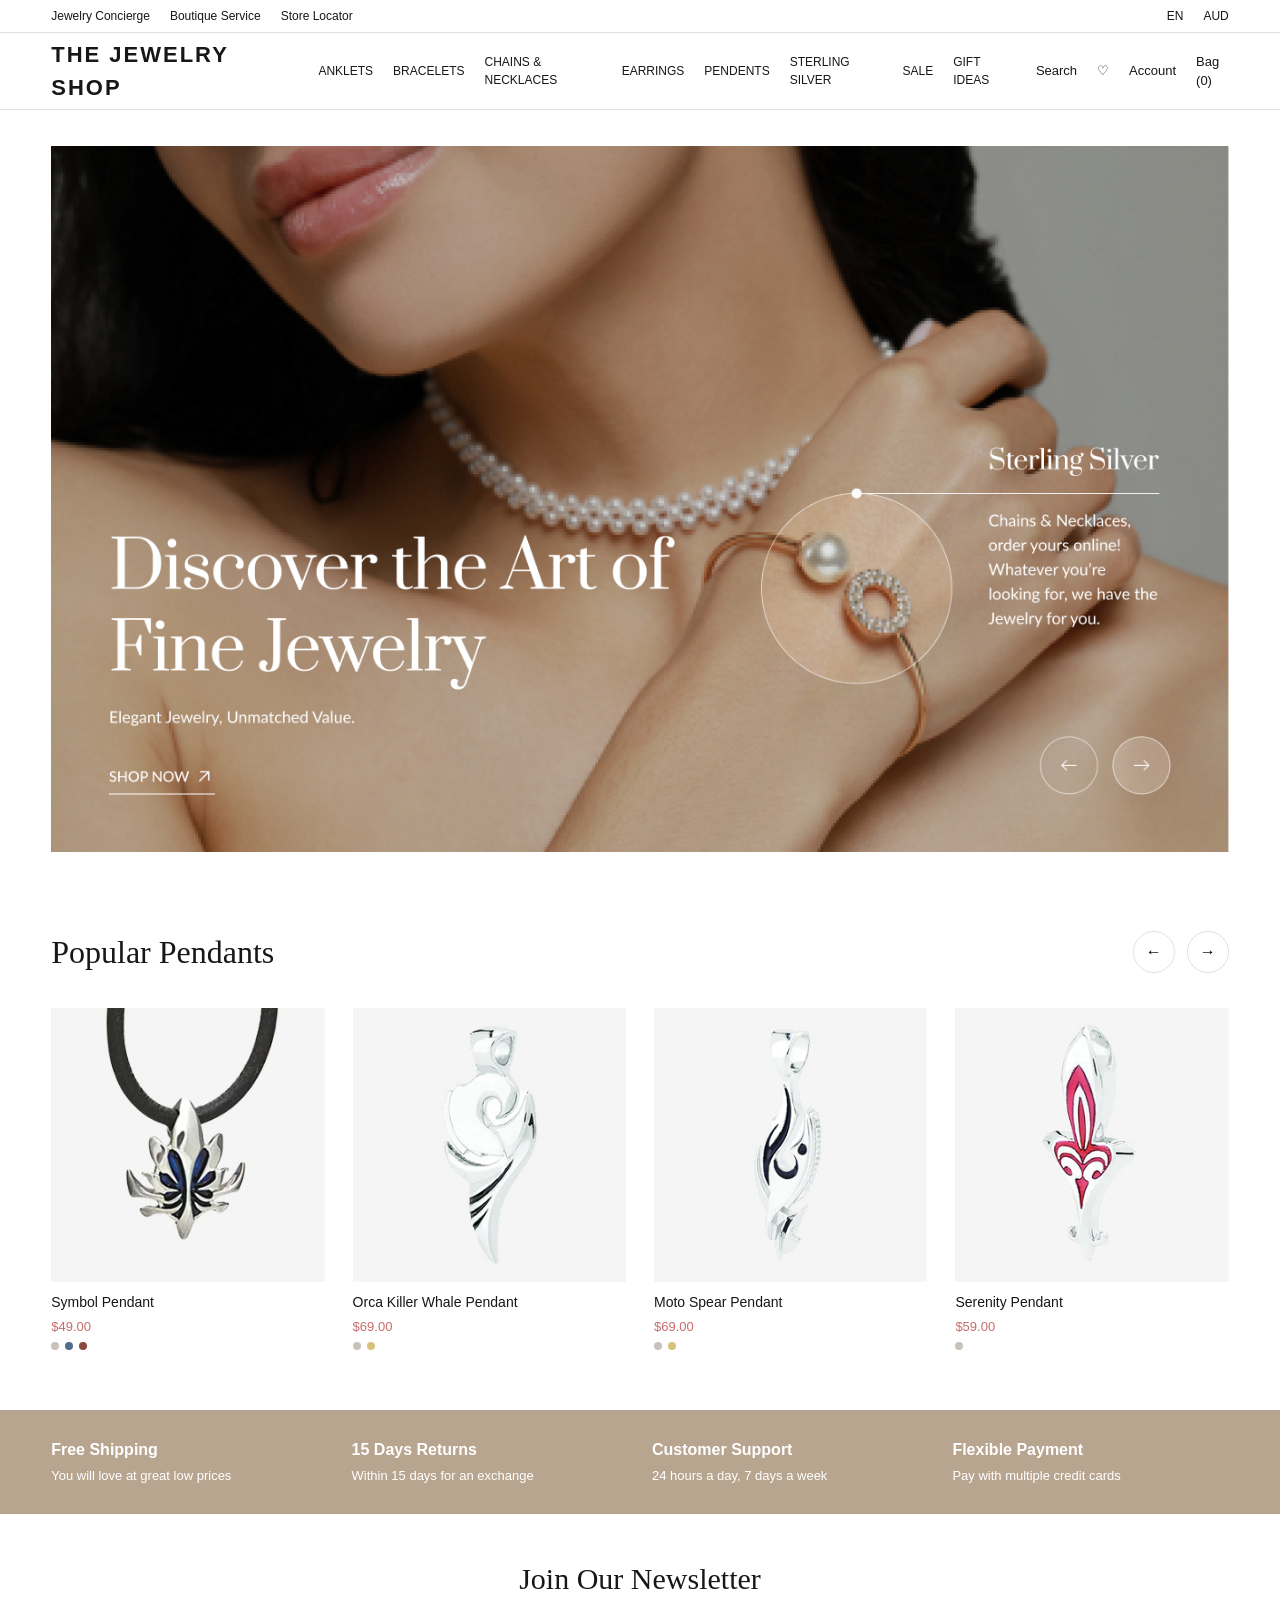
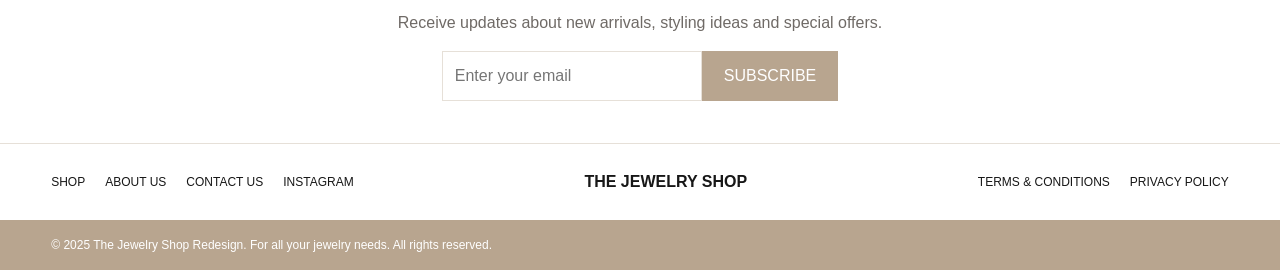
<file: index.html>
<!DOCTYPE html>
<html lang="en">
<head>
  <meta charset="UTF-8" />
  <meta name="viewport" content="width=device-width, initial-scale=1.0" />

  <title>Home | The Jewelry Shop</title>

  <link rel="stylesheet" href="css/base.css" />
  <link rel="stylesheet" href="css/header-footer.css" />
  <link rel="stylesheet" href="css/products.css" />
  <link rel="stylesheet" href="css/cart-checkout.css" />
  <link rel="stylesheet" href="css/responsive.css" />
</head>

<body>
  <header class="site-header">
    <div class="top-bar">
      <div class="container top-bar-inner">
        <div class="utility-links">
          <a href="#">Jewelry Concierge</a>
          <a href="#">Boutique Service</a>
          <a href="#">Store Locator</a>
        </div>

        <div class="locale-links">
          <span>EN</span>
          <span>AUD</span>
        </div>
      </div>
    </div>

    <div class="container header-main">
      <a href="index.html" class="logo">THE JEWELRY SHOP</a>

      <nav class="main-nav">
        <a href="listing.html">ANKLETS</a>
        <a href="listing.html">BRACELETS</a>
        <a href="listing.html">CHAINS & NECKLACES</a>
        <a href="listing.html">EARRINGS</a>
        <a href="listing.html">PENDENTS</a>
        <a href="listing.html">STERLING SILVER</a>
        <a href="listing.html">SALE</a>
        <a href="listing.html">GIFT IDEAS</a>
      </nav>

      <div class="header-icons">
        <a href="#">Search</a>
        <a href="#">♡</a>
        <a href="#">Account</a>
        <a href="cart.html">Bag</a>
      </div>
    </div>
  </header>

  <main>
    <section class="home-hero">
      <div class="container">
        <a href="listing.html">
          <img
            src="images/home-hero.jpg"
            alt="Fine jewelry hero banner"
            style="width: 100%; height: auto; display: block;"
          />
        </a>
      </div>
    </section>

    <section class="popular-products">
      <div class="container">
        <div class="section-title-row">
          <h2>Popular Pendants</h2>

          <div class="small-arrows">
            <button id="popular-prev-btn" type="button">←</button>
            <button id="popular-next-btn" type="button">→</button>
          </div>
        </div>

        <div class="home-product-carousel">
          <div id="popular-products-track" class="home-product-track">
            <article class="simple-product-card home-product-card">
              <a
                class="home-product-link"
                href="product.html?name=Symbol%20Pendant&price=49&image=images/pendant-1.jpg"
              >
                <div class="home-product-image pendant-image-1">
                  <img src="images/pendant-1.jpg" alt="Symbol Pendant" />
                </div>

                <h3>Symbol Pendant</h3>
                <p>$49.00</p>

                <div class="colour-dots">
                  <span></span>
                  <span style="background: #526b8c;"></span>
                  <span style="background: #8b4a3f;"></span>
                </div>
              </a>
            </article>

            <article class="simple-product-card home-product-card">
              <a
                class="home-product-link"
                href="product.html?name=Orca%20Killer%20Whale%20Pendant&price=69&image=images/pendant-2.jpg"
              >
                <div class="home-product-image pendant-image-2">
                  <img src="images/pendant-2.jpg" alt="Orca Killer Whale Pendant" />
                </div>

                <h3>Orca Killer Whale Pendant</h3>
                <p>$69.00</p>

                <div class="colour-dots">
                  <span></span>
                  <span style="background: #d6c27a;"></span>
                </div>
              </a>
            </article>

            <article class="simple-product-card home-product-card">
              <a
                class="home-product-link"
                href="product.html?name=Moto%20Spear%20Pendant&price=69&image=images/pendant-3.jpg"
              >
                <div class="home-product-image pendant-image-3">
                  <img src="images/pendant-3.jpg" alt="Moto Spear Pendant" />
                </div>

                <h3>Moto Spear Pendant</h3>
                <p>$69.00</p>

                <div class="colour-dots">
                  <span></span>
                  <span style="background: #d6c27a;"></span>
                </div>
              </a>
            </article>

            <article class="simple-product-card home-product-card">
              <a
                class="home-product-link"
                href="product.html?name=Serenity%20Pendant&price=59&image=images/pendant-4.jpg"
              >
                <div class="home-product-image pendant-image-4">
                  <img src="images/pendant-4.jpg" alt="Serenity Pendant" />
                </div>

                <h3>Serenity Pendant</h3>
                <p>$59.00</p>

                <div class="colour-dots">
                  <span></span>
                </div>
              </a>
            </article>

            <article class="simple-product-card home-product-card">
              <a
                class="home-product-link"
                href="product.html?name=Brown%20Woven%20Leather%20Charm%20Bracelet&price=15&image=images/listing-5.jpg"
              >
                <div class="home-product-image pendant-image-5">
                  <img src="images/listing-5.jpg" alt="Brown Woven Leather Charm Bracelet" />
                </div>

                <h3>Brown Woven Leather Charm Bracelet</h3>
                <p>$15.00</p>

                <div class="colour-dots">
                  <span></span>
                  <span style="background: #8b4a3f;"></span>
                </div>
              </a>
            </article>

            <article class="simple-product-card home-product-card">
              <a
                class="home-product-link"
                href="product.html?name=Figaro%20Diamond%20Cut%20Bracelet%203%2B1%20Link&price=45&image=images/listing-6.jpg"
              >
                <div class="home-product-image pendant-image-6">
                  <img src="images/listing-6.jpg" alt="Figaro Diamond Cut Bracelet 3+1 Link" />
                </div>

                <h3>Figaro Diamond Cut Bracelet 3+1 Link</h3>
                <p>$45.00</p>

                <div class="colour-dots">
                  <span></span>
                </div>
              </a>
            </article>
          </div>
        </div>
      </div>
    </section>
  </main>

  <section class="service-strip">
    <div class="container service-grid">
      <div>
        <strong>Free Shipping</strong>
        <span>You will love at great low prices</span>
      </div>

      <div>
        <strong>15 Days Returns</strong>
        <span>Within 15 days for an exchange</span>
      </div>

      <div>
        <strong>Customer Support</strong>
        <span>24 hours a day, 7 days a week</span>
      </div>

      <div>
        <strong>Flexible Payment</strong>
        <span>Pay with multiple credit cards</span>
      </div>
    </div>
  </section>

  <section class="newsletter-section">
    <div class="container newsletter-inner">
      <div></div>

      <div class="newsletter-copy">
        <h2>Join Our Newsletter</h2>
        <p>Receive updates about new arrivals, styling ideas and special offers.</p>

        <form class="newsletter-form">
          <input type="email" placeholder="Enter your email" />
          <button type="submit">SUBSCRIBE</button>
        </form>
      </div>

      <div></div>
    </div>
  </section>

  <footer class="site-footer">
    <div class="container footer-inner">
      <nav class="footer-links">
        <a href="listing.html">SHOP</a>
        <a href="#">ABOUT US</a>
        <a href="#">CONTACT US</a>
        <a href="#">INSTAGRAM</a>
      </nav>

      <strong>THE JEWELRY SHOP</strong>

      <nav class="footer-links">
        <a href="#">TERMS & CONDITIONS</a>
        <a href="#">PRIVACY POLICY</a>
      </nav>
    </div>

    <div class="footer-bottom">
      <div class="container">
        <p>
          © 2025 The Jewelry Shop Redesign. For all your jewelry needs.
          All rights reserved.
        </p>
      </div>
    </div>
  </footer>

  <script src="js/storage.js"></script>
  <script src="js/home.js"></script>
  <script src="js/product.js"></script>
  <script src="js/cart.js"></script>
  <script src="js/checkout.js"></script>
  <script src="js/main.js"></script>
</body>
</html>
</file>
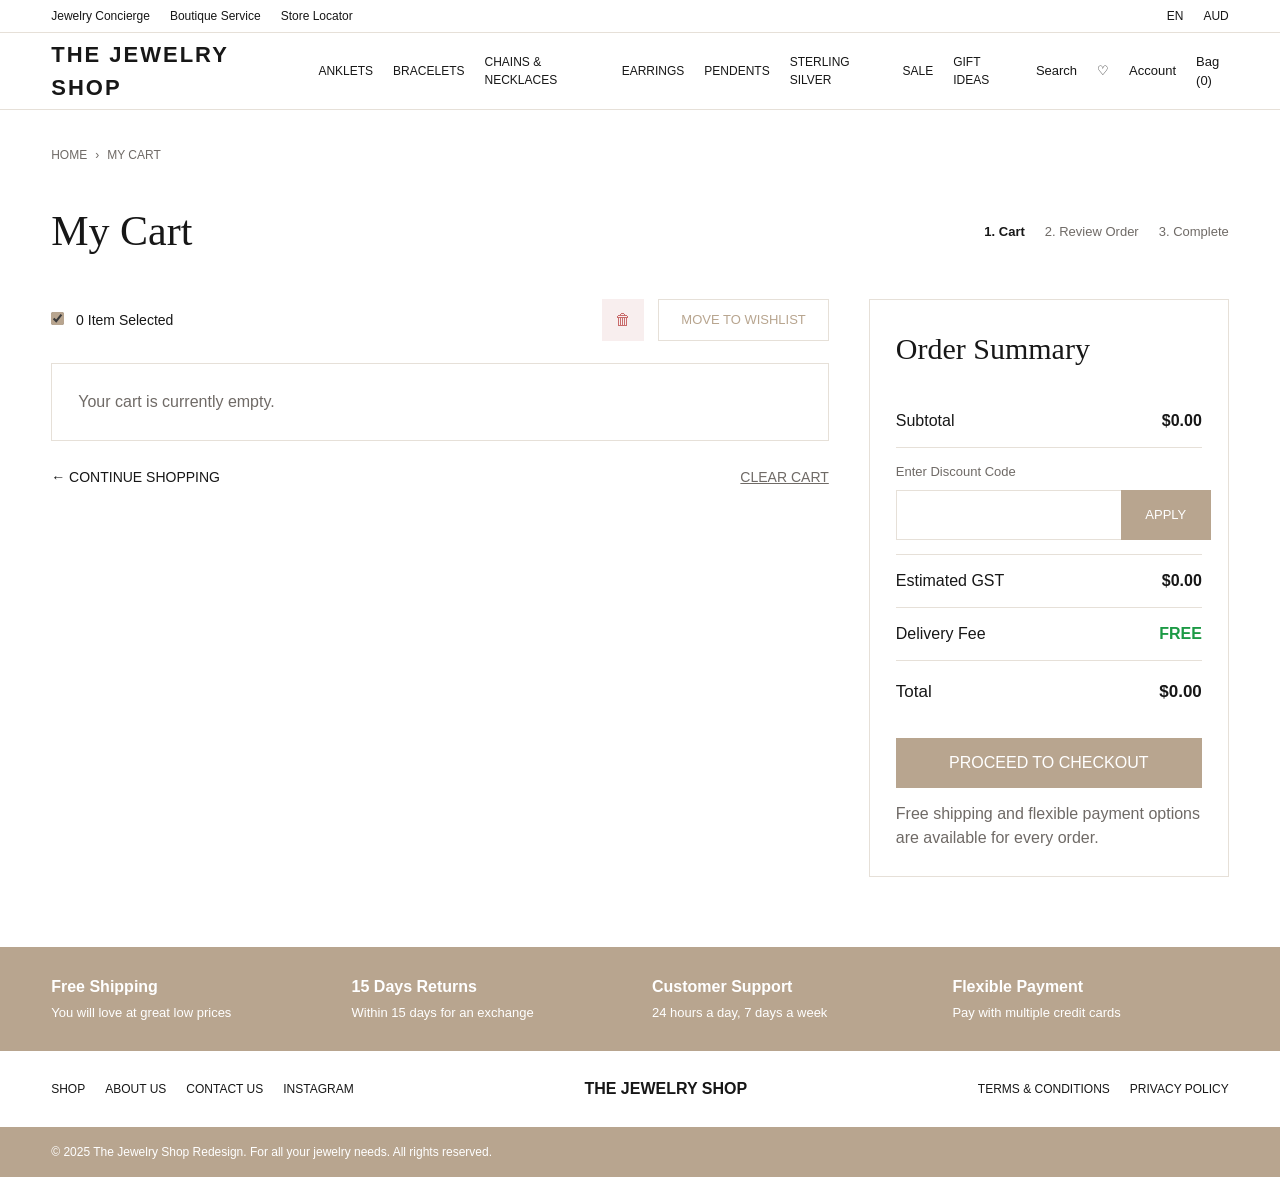
<file: cart.html>
<!DOCTYPE html>
<html lang="en">
<head>
  <meta charset="UTF-8" />
  <meta name="viewport" content="width=device-width, initial-scale=1.0" />

  <title>Cart | The Jewelry Shop</title>

  <link rel="stylesheet" href="css/base.css" />
  <link rel="stylesheet" href="css/header-footer.css" />
  <link rel="stylesheet" href="css/products.css" />
  <link rel="stylesheet" href="css/cart-checkout.css" />
  <link rel="stylesheet" href="css/responsive.css" />
</head>

<body>
  <header class="site-header">
    <div class="top-bar">
      <div class="container top-bar-inner">
        <div class="utility-links">
          <a href="#">Jewelry Concierge</a>
          <a href="#">Boutique Service</a>
          <a href="#">Store Locator</a>
        </div>

        <div class="locale-links">
          <span>EN</span>
          <span>AUD</span>
        </div>
      </div>
    </div>

    <div class="container header-main">
      <a href="index.html" class="logo">THE JEWELRY SHOP</a>

      <nav class="main-nav">
        <a href="listing.html">ANKLETS</a>
        <a href="listing.html">BRACELETS</a>
        <a href="listing.html">CHAINS & NECKLACES</a>
        <a href="listing.html">EARRINGS</a>
        <a href="listing.html">PENDENTS</a>
        <a href="listing.html">STERLING SILVER</a>
        <a href="listing.html">SALE</a>
        <a href="listing.html">GIFT IDEAS</a>
      </nav>

      <div class="header-icons">
        <a href="#">Search</a>
        <a href="#">♡</a>
        <a href="#">Account</a>
        <a href="cart.html">Bag</a>
      </div>
    </div>
  </header>

  <main class="cart-page">
    <div class="container">
      <nav class="breadcrumb">
        <a href="index.html">HOME</a>
        <span>›</span>
        <span>MY CART</span>
      </nav>

      <div class="cart-title-row">
        <h1>My Cart</h1>

        <div class="checkout-steps">
          <span class="active">1. Cart</span>
          <span>2. Review Order</span>
          <span>3. Complete</span>
        </div>
      </div>

      <section class="cart-layout">
        <div class="cart-left">
          <div class="cart-selection-row">
            <div>
              <input type="checkbox" checked />
              <span id="cart-selected-count">0 Item Selected</span>
            </div>

            <div class="cart-selection-actions">
              <button type="button" id="clear-cart-btn" class="cart-icon-button">🗑</button>
              <button type="button" class="wishlist-move-btn">MOVE TO WISHLIST</button>
            </div>
          </div>

          <div id="cart-items" class="cart-card-list"></div>

          <div class="cart-actions-row">
            <a href="listing.html">← CONTINUE SHOPPING</a>
            <button type="button" id="clear-cart-link" class="clear-cart-btn">CLEAR CART</button>
          </div>
        </div>

        <aside class="summary-card">
          <h2>Order Summary</h2>

          <div class="summary-line">
            <span>Subtotal</span>
            <strong id="cart-subtotal">$0.00</strong>
          </div>

          <div class="discount-box">
            <label for="discount-code">Enter Discount Code</label>

            <div class="discount-input-row">
              <input id="discount-code" type="text" />
              <button type="button">APPLY</button>
            </div>
          </div>

          <div class="summary-line">
            <span>Estimated GST</span>
            <strong id="cart-gst">$0.00</strong>
          </div>

          <div class="summary-line">
            <span>Delivery Fee</span>
            <strong class="free-delivery">Free</strong>
          </div>

          <div class="summary-total">
            <span>Total</span>
            <strong id="cart-total">$0.00</strong>
          </div>

          <button id="checkout-btn" type="button" class="checkout-btn">
            PROCEED TO CHECKOUT
          </button>

          <p class="summary-note">
            Free shipping and flexible payment options are available for every order.
          </p>
        </aside>
      </section>
    </div>
  </main>

  <section class="service-strip">
    <div class="container service-grid">
      <div>
        <strong>Free Shipping</strong>
        <span>You will love at great low prices</span>
      </div>

      <div>
        <strong>15 Days Returns</strong>
        <span>Within 15 days for an exchange</span>
      </div>

      <div>
        <strong>Customer Support</strong>
        <span>24 hours a day, 7 days a week</span>
      </div>

      <div>
        <strong>Flexible Payment</strong>
        <span>Pay with multiple credit cards</span>
      </div>
    </div>
  </section>

  <footer class="site-footer">
    <div class="container footer-inner">
      <nav class="footer-links">
        <a href="listing.html">SHOP</a>
        <a href="#">ABOUT US</a>
        <a href="#">CONTACT US</a>
        <a href="#">INSTAGRAM</a>
      </nav>

      <strong>THE JEWELRY SHOP</strong>

      <nav class="footer-links">
        <a href="#">TERMS & CONDITIONS</a>
        <a href="#">PRIVACY POLICY</a>
      </nav>
    </div>

    <div class="footer-bottom">
      <div class="container">
        <p>
          © 2025 The Jewelry Shop Redesign. For all your jewelry needs.
          All rights reserved.
        </p>
      </div>
    </div>
  </footer>

  <script src="js/storage.js"></script>
  <script src="js/home.js"></script>
  <script src="js/product.js"></script>
  <script src="js/cart.js"></script>
  <script src="js/checkout.js"></script>
  <script src="js/main.js"></script>
</body>
</html>
</file>
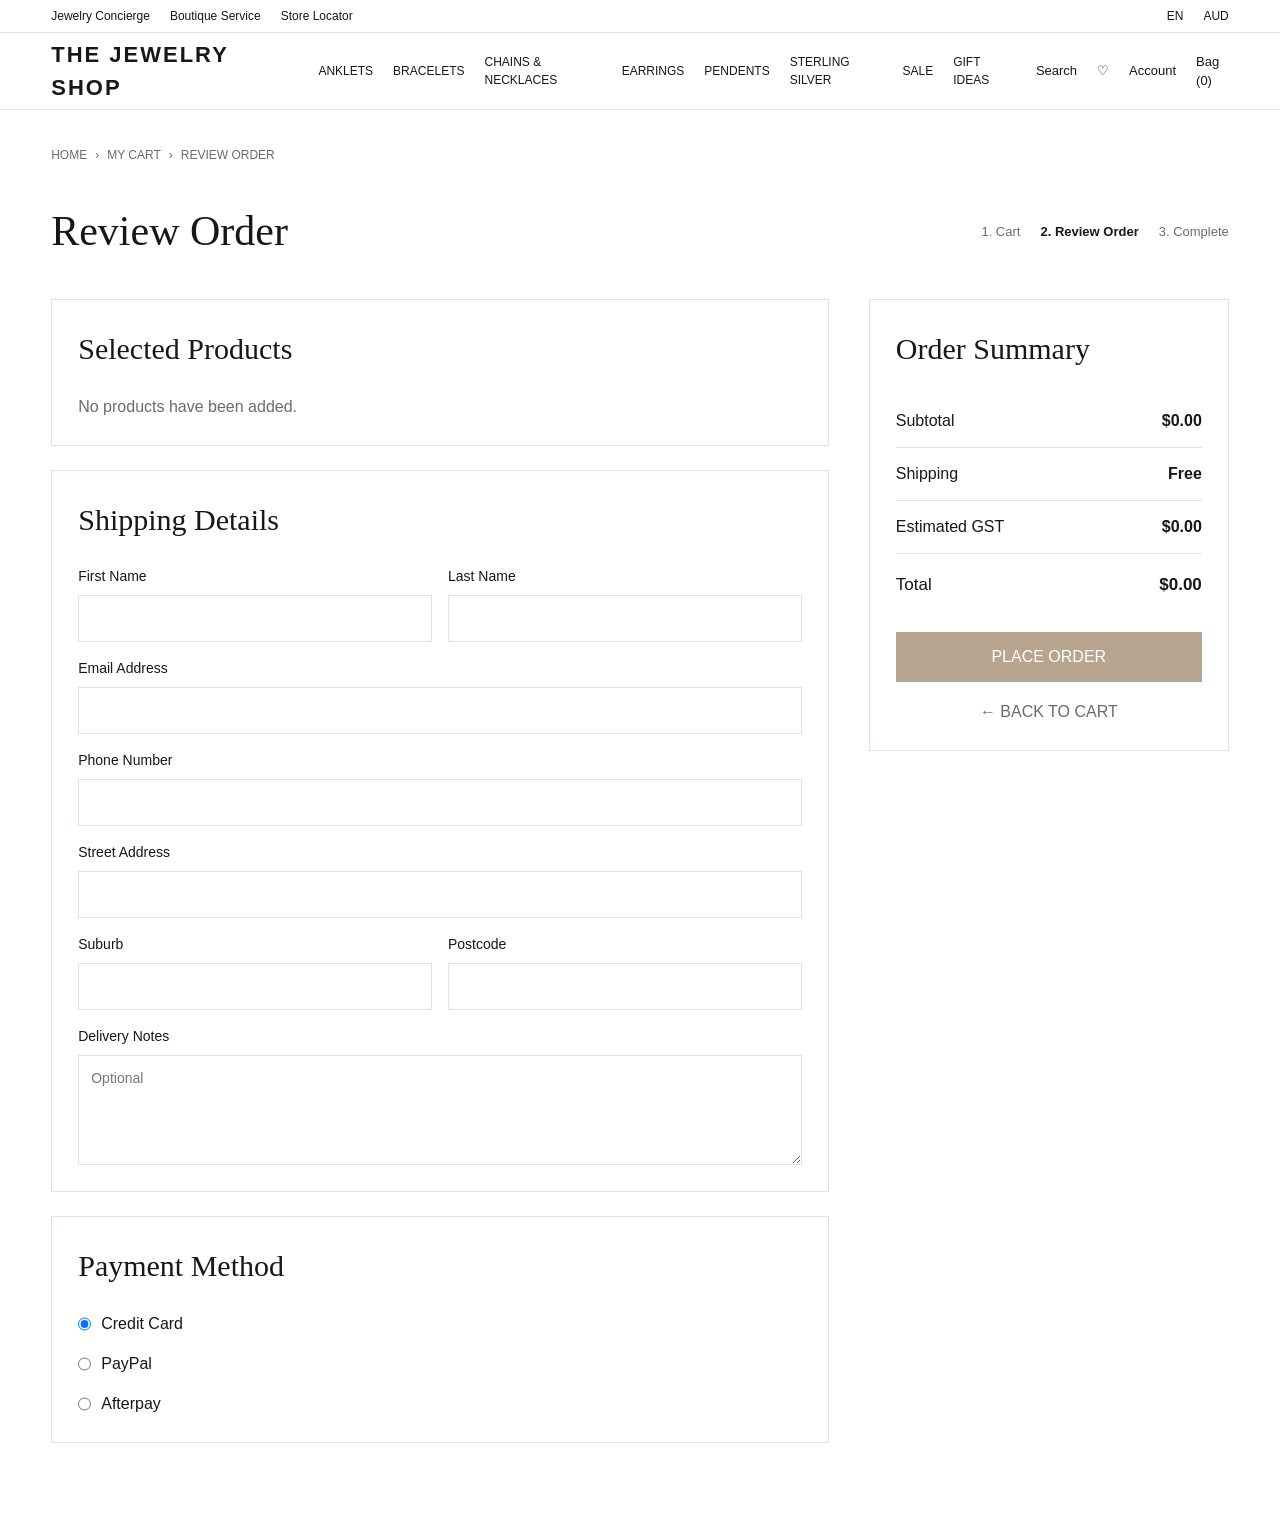
<file: confirmation.html>
<!DOCTYPE html>
<html lang="en">
<head>
  <meta charset="UTF-8" />
  <meta name="viewport" content="width=device-width, initial-scale=1.0" />
  <title>Review Order | The Jewelry Shop</title>

  <link rel="stylesheet" href="css/base.css" />
  <link rel="stylesheet" href="css/header-footer.css" />
  <link rel="stylesheet" href="css/products.css" />
  <link rel="stylesheet" href="css/cart-checkout.css" />
  <link rel="stylesheet" href="css/responsive.css" />
</head>
<body>
  <header class="site-header">
    <div class="top-bar">
      <div class="container top-bar-inner">
        <div class="utility-links">
          <a href="#">Jewelry Concierge</a>
          <a href="#">Boutique Service</a>
          <a href="#">Store Locator</a>
        </div>

        <div class="locale-links">
          <span>EN</span>
          <span>AUD</span>
        </div>
      </div>
    </div>

    <div class="container header-main">
      <a href="index.html" class="logo">THE JEWELRY SHOP</a>

      <nav class="main-nav">
        <a href="listing.html">ANKLETS</a>
        <a href="listing.html">BRACELETS</a>
        <a href="listing.html">CHAINS & NECKLACES</a>
        <a href="listing.html">EARRINGS</a>
        <a href="listing.html">PENDENTS</a>
        <a href="listing.html">STERLING SILVER</a>
        <a href="listing.html">SALE</a>
        <a href="listing.html">GIFT IDEAS</a>
      </nav>

      <div class="header-icons">
        <a href="#">Search</a>
        <a href="#">♡</a>
        <a href="#">Account</a>
        <a href="cart.html">Bag</a>
      </div>
    </div>
  </header>

  <main class="review-page">
    <div class="container">
      <nav class="breadcrumb">
        <a href="index.html">HOME</a>
        <span>›</span>
        <a href="cart.html">MY CART</a>
        <span>›</span>
        <span>REVIEW ORDER</span>
      </nav>

      <section class="cart-title-row">
        <h1>Review Order</h1>

        <div class="checkout-steps">
          <span>1. Cart</span>
          <span class="active">2. Review Order</span>
          <span>3. Complete</span>
        </div>
      </section>

      <section class="review-layout">
        <div class="review-left">
          <section class="review-card">
            <h2>Selected Products</h2>
            <div id="review-items" class="review-items">
              <!-- Order items rendered by JavaScript -->
            </div>
          </section>

          <section class="review-card">
            <h2>Shipping Details</h2>

            <form id="checkout-form" class="checkout-form">
              <div class="form-grid">
                <label>
                  First Name
                  <input type="text" id="first-name" required />
                </label>

                <label>
                  Last Name
                  <input type="text" id="last-name" required />
                </label>
              </div>

              <label>
                Email Address
                <input type="email" id="email" required />
              </label>

              <label>
                Phone Number
                <input type="tel" id="phone" required />
              </label>

              <label>
                Street Address
                <input type="text" id="address" required />
              </label>

              <div class="form-grid">
                <label>
                  Suburb
                  <input type="text" id="suburb" required />
                </label>

                <label>
                  Postcode
                  <input type="text" id="postcode" required />
                </label>
              </div>

              <label>
                Delivery Notes
                <textarea id="notes" rows="4" placeholder="Optional"></textarea>
              </label>
            </form>
          </section>

          <section class="review-card">
            <h2>Payment Method</h2>

            <div class="payment-options">
              <label>
                <input type="radio" name="payment" checked />
                Credit Card
              </label>

              <label>
                <input type="radio" name="payment" />
                PayPal
              </label>

              <label>
                <input type="radio" name="payment" />
                Afterpay
              </label>
            </div>
          </section>
        </div>

        <aside class="review-summary">
          <h2>Order Summary</h2>

          <div class="summary-line">
            <span>Subtotal</span>
            <strong id="review-subtotal">$0.00</strong>
          </div>

          <div class="summary-line">
            <span>Shipping</span>
            <strong>Free</strong>
          </div>

          <div class="summary-line">
            <span>Estimated GST</span>
            <strong id="review-gst">$0.00</strong>
          </div>

          <div class="summary-total">
            <span>Total</span>
            <strong id="review-total">$0.00</strong>
          </div>

          <button type="button" id="place-order-btn" class="place-order-btn">
            PLACE ORDER
          </button>

          <a href="cart.html" class="back-cart-link">← BACK TO CART</a>
        </aside>
      </section>
    </div>
  </main>

  <div id="confirmation-modal" class="confirmation-modal" aria-hidden="true">
    <div class="confirmation-card">
      <button type="button" id="close-confirmation" class="close-confirmation">×</button>

      <div class="success-icon">✓</div>

      <h2>Your order has been placed.</h2>

      <p>
        Thank you for shopping with The Jewelry Shop. A confirmation email will be sent shortly.
      </p>

      <div class="confirmation-details">
        <div>
          <span>Order Number</span>
          <strong>#TJS-2025-001</strong>
        </div>

        <div>
          <span>Estimated Delivery</span>
          <strong>3–5 Business Days</strong>
        </div>
      </div>

      <a href="index.html" class="confirmation-home-link">BACK TO HOME</a>
    </div>
  </div>

  <script src="js/storage.js"></script>
  <script src="js/home.js"></script>
  <script src="js/product.js"></script>
  <script src="js/cart.js"></script>
  <script src="js/checkout.js"></script>
  <script src="js/main.js"></script>
</body>
</html>
</file>
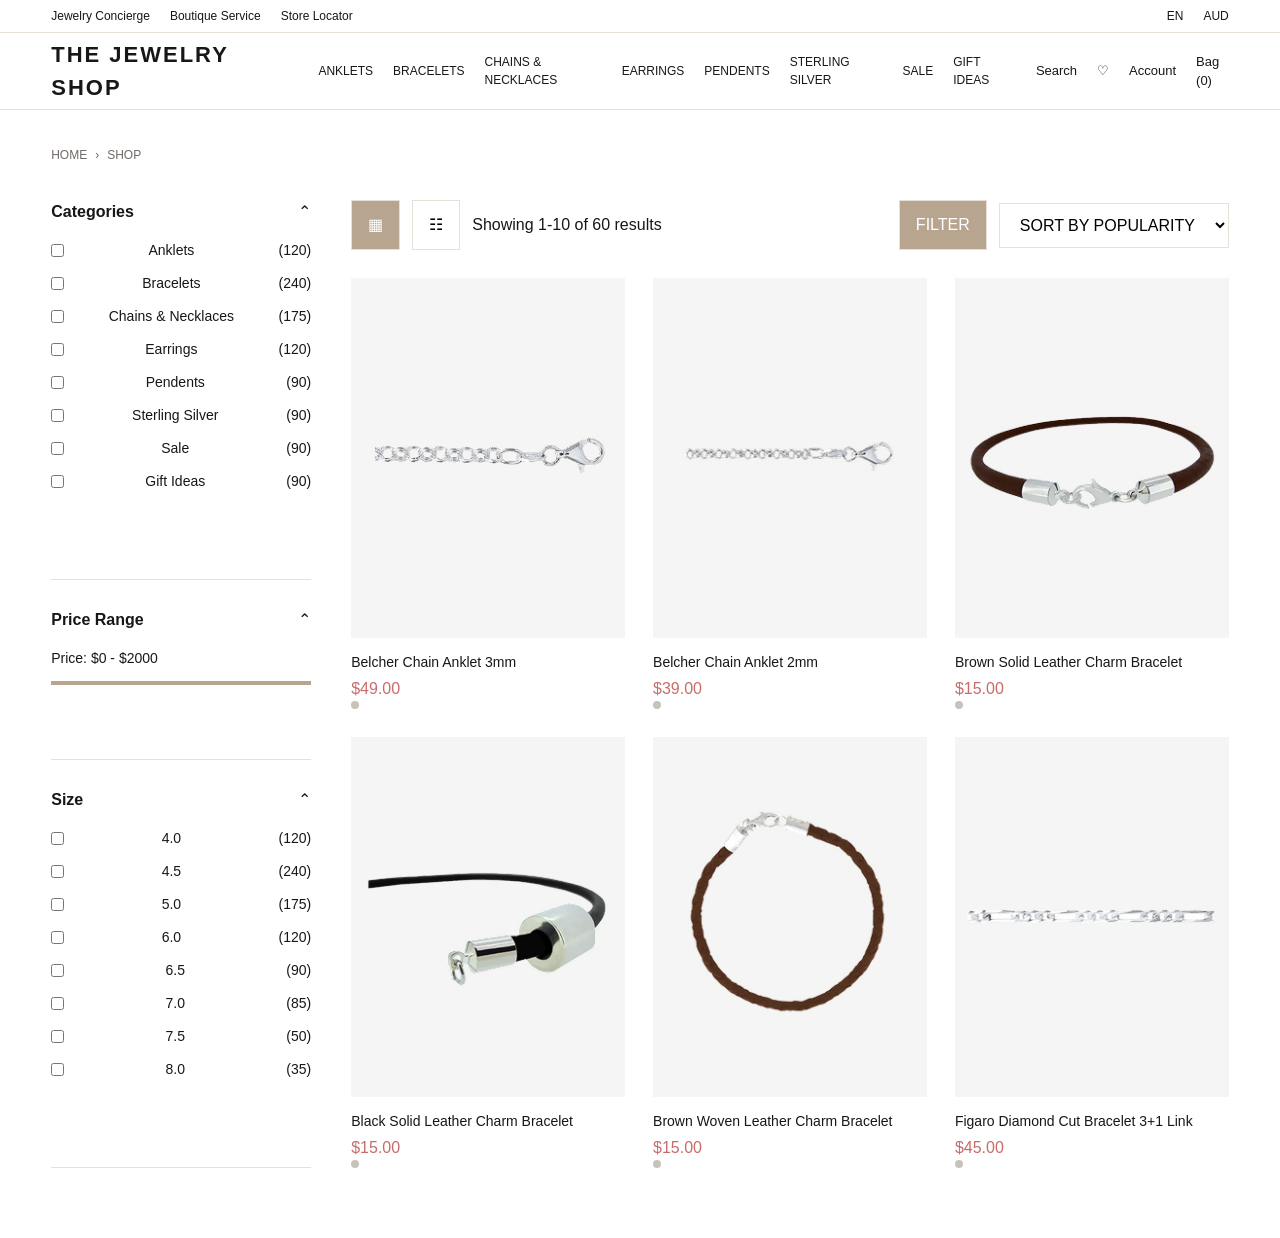
<file: listing.html>
<!DOCTYPE html>
<html lang="en">
<head>
  <meta charset="UTF-8" />
  <meta name="viewport" content="width=device-width, initial-scale=1.0" />

  <title>Product Listing | The Jewelry Shop</title>

  <link rel="stylesheet" href="css/base.css" />
  <link rel="stylesheet" href="css/header-footer.css" />
  <link rel="stylesheet" href="css/products.css" />
  <link rel="stylesheet" href="css/cart-checkout.css" />
  <link rel="stylesheet" href="css/responsive.css" />
</head>

<body>
  <header class="site-header">
    <div class="top-bar">
      <div class="container top-bar-inner">
        <div class="utility-links">
          <a href="#">Jewelry Concierge</a>
          <a href="#">Boutique Service</a>
          <a href="#">Store Locator</a>
        </div>

        <div class="locale-links">
          <span>EN</span>
          <span>AUD</span>
        </div>
      </div>
    </div>

    <div class="container header-main">
      <a href="index.html" class="logo">THE JEWELRY SHOP</a>

      <nav class="main-nav">
        <a href="listing.html">ANKLETS</a>
        <a href="listing.html">BRACELETS</a>
        <a href="listing.html">CHAINS & NECKLACES</a>
        <a href="listing.html">EARRINGS</a>
        <a href="listing.html">PENDENTS</a>
        <a href="listing.html">STERLING SILVER</a>
        <a href="listing.html">SALE</a>
        <a href="listing.html">GIFT IDEAS</a>
      </nav>

      <div class="header-icons">
        <a href="#">Search</a>
        <a href="#">♡</a>
        <a href="#">Account</a>
        <a href="cart.html">Bag</a>
      </div>
    </div>
  </header>

  <main class="listing-page">
    <div class="container">
      <nav class="breadcrumb">
        <a href="index.html">HOME</a>
        <span>›</span>
        <span>SHOP</span>
      </nav>

      <section class="listing-layout">
        <aside class="listing-sidebar">
          <div class="filter-block">
            <div class="filter-title-row">
              <h2>Categories</h2>
              <span>⌃</span>
            </div>

            <label><input type="checkbox" /> Anklets <span>(120)</span></label>
            <label><input type="checkbox" /> Bracelets <span>(240)</span></label>
            <label><input type="checkbox" /> Chains & Necklaces <span>(175)</span></label>
            <label><input type="checkbox" /> Earrings <span>(120)</span></label>
            <label><input type="checkbox" /> Pendents <span>(90)</span></label>
            <label><input type="checkbox" /> Sterling Silver <span>(90)</span></label>
            <label><input type="checkbox" /> Sale <span>(90)</span></label>
            <label><input type="checkbox" /> Gift Ideas <span>(90)</span></label>
          </div>

          <div class="filter-block">
            <div class="filter-title-row">
              <h2>Price Range</h2>
              <span>⌃</span>
            </div>

            <p class="filter-price">Price: $0 - $2000</p>
            <div class="range-line"></div>
          </div>

          <div class="filter-block">
            <div class="filter-title-row">
              <h2>Size</h2>
              <span>⌃</span>
            </div>

            <label><input type="checkbox" /> 4.0 <span>(120)</span></label>
            <label><input type="checkbox" /> 4.5 <span>(240)</span></label>
            <label><input type="checkbox" /> 5.0 <span>(175)</span></label>
            <label><input type="checkbox" /> 6.0 <span>(120)</span></label>
            <label><input type="checkbox" /> 6.5 <span>(90)</span></label>
            <label><input type="checkbox" /> 7.0 <span>(85)</span></label>
            <label><input type="checkbox" /> 7.5 <span>(50)</span></label>
            <label><input type="checkbox" /> 8.0 <span>(35)</span></label>
          </div>
        </aside>

        <section class="listing-products">
          <div class="listing-toolbar">
            <div class="view-controls">
              <button type="button" class="view-btn active">▦</button>
              <button type="button" class="view-btn">☷</button>
              <span>Showing 1-10 of 60 results</span>
            </div>

            <div class="sort-controls">
              <button type="button" class="filter-button">FILTER</button>

              <select>
                <option>SORT BY POPULARITY</option>
                <option>PRICE LOW TO HIGH</option>
                <option>PRICE HIGH TO LOW</option>
              </select>
            </div>
          </div>

          <div class="listing-grid">
            <article class="listing-card">
              <a
                href="product.html?name=Belcher%20Chain%20Anklet%203mm&price=49&image=images/listing-1.jpg"
                class="listing-image-placeholder"
              >
                <img
                  class="listing-product-image"
                  src="images/listing-1.jpg"
                  alt="Belcher Chain Anklet 3mm"
                />
              </a>

              <div class="card-actions">
                <button type="button" class="wishlist-btn">♡</button>
                <button
                  type="button"
                  class="add-cart-btn"
                  data-name="Belcher Chain Anklet 3mm"
                  data-price="49"
                  data-image="images/listing-1.jpg"
                >
                  ADD TO CART
                </button>
              </div>

              <h3>Belcher Chain Anklet 3mm</h3>
              <p>$49.00</p>
              <span class="dot"></span>
            </article>

            <article class="listing-card">
              <a
                href="product.html?name=Belcher%20Chain%20Anklet%202mm&price=39&image=images/listing-2.jpg"
                class="listing-image-placeholder"
              >
                <img
                  class="listing-product-image"
                  src="images/listing-2.jpg"
                  alt="Belcher Chain Anklet 2mm"
                />
              </a>

              <div class="card-actions">
                <button type="button" class="wishlist-btn">♡</button>
                <button
                  type="button"
                  class="add-cart-btn"
                  data-name="Belcher Chain Anklet 2mm"
                  data-price="39"
                  data-image="images/listing-2.jpg"
                >
                  ADD TO CART
                </button>
              </div>

              <h3>Belcher Chain Anklet 2mm</h3>
              <p>$39.00</p>
              <span class="dot"></span>
            </article>

            <article class="listing-card">
              <a
                href="product.html?name=Brown%20Solid%20Leather%20Charm%20Bracelet&price=15&image=images/listing-3.jpg"
                class="listing-image-placeholder"
              >
                <img
                  class="listing-product-image"
                  src="images/listing-3.jpg"
                  alt="Brown Solid Leather Charm Bracelet"
                />
              </a>

              <div class="card-actions">
                <button type="button" class="wishlist-btn">♡</button>
                <button
                  type="button"
                  class="add-cart-btn"
                  data-name="Brown Solid Leather Charm Bracelet"
                  data-price="15"
                  data-image="images/listing-3.jpg"
                >
                  ADD TO CART
                </button>
              </div>

              <h3>Brown Solid Leather Charm Bracelet</h3>
              <p>$15.00</p>
              <span class="dot"></span>
            </article>

            <article class="listing-card">
              <a
                href="product.html?name=Black%20Solid%20Leather%20Charm%20Bracelet&price=15&image=images/listing-4.jpg"
                class="listing-image-placeholder"
              >
                <img
                  class="listing-product-image"
                  src="images/listing-4.jpg"
                  alt="Black Solid Leather Charm Bracelet"
                />
              </a>

              <div class="card-actions">
                <button type="button" class="wishlist-btn">♡</button>
                <button
                  type="button"
                  class="add-cart-btn"
                  data-name="Black Solid Leather Charm Bracelet"
                  data-price="15"
                  data-image="images/listing-4.jpg"
                >
                  ADD TO CART
                </button>
              </div>

              <h3>Black Solid Leather Charm Bracelet</h3>
              <p>$15.00</p>
              <span class="dot"></span>
            </article>

            <article class="listing-card">
              <a
                href="product.html?name=Brown%20Woven%20Leather%20Charm%20Bracelet&price=15&image=images/listing-5.jpg"
                class="listing-image-placeholder"
              >
                <img
                  class="listing-product-image"
                  src="images/listing-5.jpg"
                  alt="Brown Woven Leather Charm Bracelet"
                />
              </a>

              <div class="card-actions">
                <button type="button" class="wishlist-btn">♡</button>
                <button
                  type="button"
                  class="add-cart-btn"
                  data-name="Brown Woven Leather Charm Bracelet"
                  data-price="15"
                  data-image="images/listing-5.jpg"
                >
                  ADD TO CART
                </button>
              </div>

              <h3>Brown Woven Leather Charm Bracelet</h3>
              <p>$15.00</p>
              <span class="dot"></span>
            </article>

            <article class="listing-card">
              <a
                href="product.html?name=Figaro%20Diamond%20Cut%20Bracelet%203%2B1%20Link&price=45&image=images/listing-6.jpg"
                class="listing-image-placeholder"
              >
                <img
                  class="listing-product-image"
                  src="images/listing-6.jpg"
                  alt="Figaro Diamond Cut Bracelet 3+1 Link"
                />
              </a>

              <div class="card-actions">
                <button type="button" class="wishlist-btn">♡</button>
                <button
                  type="button"
                  class="add-cart-btn"
                  data-name="Figaro Diamond Cut Bracelet 3+1 Link"
                  data-price="45"
                  data-image="images/listing-6.jpg"
                >
                  ADD TO CART
                </button>
              </div>

              <h3>Figaro Diamond Cut Bracelet 3+1 Link</h3>
              <p>$45.00</p>
              <span class="dot"></span>
            </article>
          </div>
        </section>
      </section>
    </div>
  </main>

  <script src="js/storage.js"></script>
  <script src="js/home.js"></script>
  <script src="js/product.js"></script>
  <script src="js/cart.js"></script>
  <script src="js/checkout.js"></script>
  <script src="js/main.js"></script>
</body>
</html>
</file>
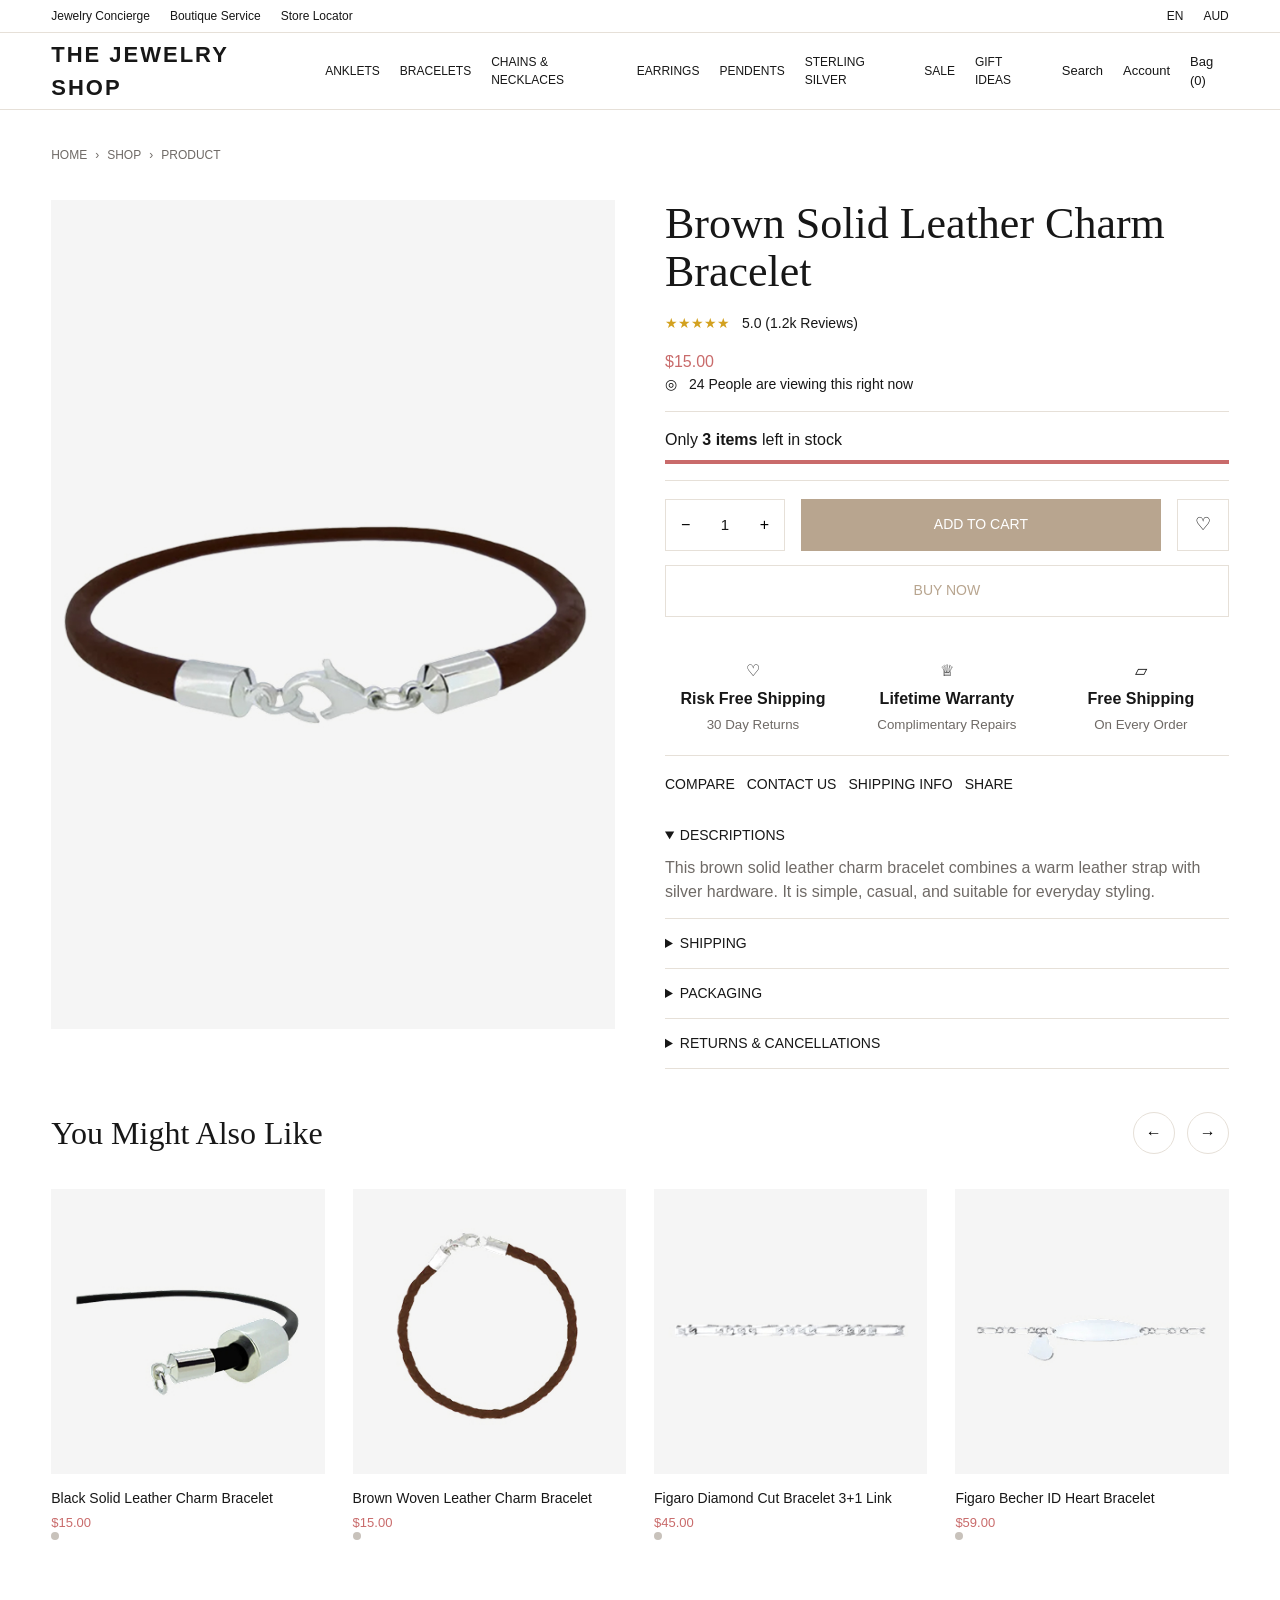
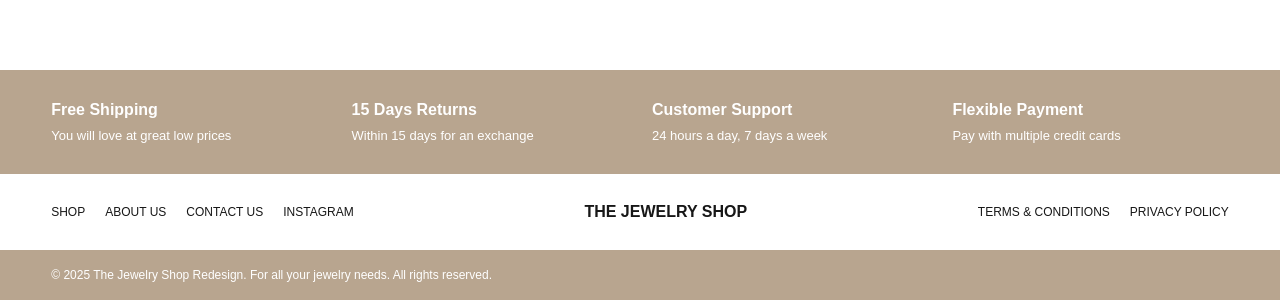
<file: product.html>
<!DOCTYPE html>
<html lang="en">
<head>
  <meta charset="UTF-8" />
  <meta name="viewport" content="width=device-width, initial-scale=1.0" />

  <title>Product Details | The Jewelry Shop</title>

  <link rel="stylesheet" href="css/base.css" />
  <link rel="stylesheet" href="css/header-footer.css" />
  <link rel="stylesheet" href="css/products.css" />
  <link rel="stylesheet" href="css/cart-checkout.css" />
  <link rel="stylesheet" href="css/responsive.css" />
</head>

<body>
  <header class="site-header">
    <div class="top-bar">
      <div class="container top-bar-inner">
        <div class="utility-links">
          <a href="#">Jewelry Concierge</a>
          <a href="#">Boutique Service</a>
          <a href="#">Store Locator</a>
        </div>

        <div class="locale-links">
          <span>EN</span>
          <span>AUD</span>
        </div>
      </div>
    </div>

    <div class="container header-main">
      <a href="index.html" class="logo">THE JEWELRY SHOP</a>

      <nav class="main-nav">
        <a href="listing.html">ANKLETS</a>
        <a href="listing.html">BRACELETS</a>
        <a href="listing.html">CHAINS & NECKLACES</a>
        <a href="listing.html">EARRINGS</a>
        <a href="listing.html">PENDENTS</a>
        <a href="listing.html">STERLING SILVER</a>
        <a href="listing.html">SALE</a>
        <a href="listing.html">GIFT IDEAS</a>
      </nav>

      <div class="header-icons">
        <a href="#">Search</a>
        <a href="#">Account</a>
        <a href="cart.html">Bag</a>
      </div>
    </div>
  </header>

  <main class="details-page">
    <div class="container">
      <nav class="breadcrumb">
        <a href="index.html">HOME</a>
        <span>›</span>
        <a href="listing.html">SHOP</a>
        <span>›</span>
        <span>PRODUCT</span>
      </nav>

      <section class="details-layout">
        <div class="details-media">
          <div class="details-image-placeholder">
            <img
              id="product-main-image"
              class="product-main-image"
              src="images/product-main.jpg"
              alt="Brown Solid Leather Charm Bracelet"
            />
          </div>
        </div>

        <div class="details-info">
          <h1 id="product-title">Brown Solid Leather Charm Bracelet</h1>

          <div class="rating-line">
            <span class="stars">★★★★★</span>
            <span>5.0 (1.2k Reviews)</span>
          </div>

          <p id="product-price" class="details-price">$15.00</p>

          <div class="viewer-line">
            <span>◎</span>
            <span>24 People are viewing this right now</span>
          </div>

          <div class="stock-line">
            <p>Only <strong>3 items</strong> left in stock</p>
            <div class="stock-bar"></div>
          </div>

          <div class="purchase-row">
            <div class="qty-control">
              <button id="qty-minus-btn" type="button">−</button>
              <span id="product-quantity">1</span>
              <button id="qty-plus-btn" type="button">+</button>
            </div>

            <button
              id="product-add-btn"
              type="button"
              class="add-cart-btn-large"
              data-name="Brown Solid Leather Charm Bracelet"
              data-price="15"
              data-image="images/product-main.jpg"
            >
              ADD TO CART
            </button>

            <button type="button" class="wishlist-square">♡</button>
          </div>

          <button id="buy-now-btn" type="button" class="buy-now-btn">BUY NOW</button>

          <div class="support-row">
            <div>
              <span class="support-icon">♡</span>
              <strong>Risk Free Shipping</strong>
              <small>30 Day Returns</small>
            </div>

            <div>
              <span class="support-icon">♕</span>
              <strong>Lifetime Warranty</strong>
              <small>Complimentary Repairs</small>
            </div>

            <div>
              <span class="support-icon">▱</span>
              <strong>Free Shipping</strong>
              <small>On Every Order</small>
            </div>
          </div>

          <div class="utility-row">
            <a href="#">COMPARE</a>
            <a href="#">CONTACT US</a>
            <a href="#">SHIPPING INFO</a>
            <a href="#">SHARE</a>
          </div>

          <div class="details-accordion">
            <details open>
              <summary>DESCRIPTIONS</summary>
              <p id="product-description">
                This brown solid leather charm bracelet is a simple everyday accessory with a clean and minimal look. It is lightweight, easy to style, and suitable for casual daily wear.
              </p>
            </details>

            <details>
              <summary>SHIPPING</summary>
              <p>Orders are processed within 1–2 business days.</p>
            </details>

            <details>
              <summary>PACKAGING</summary>
              <p>Each jewellery item is packed carefully in a gift-ready box.</p>
            </details>

            <details>
              <summary>RETURNS & CANCELLATIONS</summary>
              <p>Returns are available within 15 days if the item is unused.</p>
            </details>
          </div>
        </div>
      </section>

      <section class="related-section">
        <div class="section-title-row">
          <h2>You Might Also Like</h2>

          <div class="small-arrows">
            <button type="button">←</button>
            <button type="button">→</button>
          </div>
        </div>

        <div class="product-row">
          <article class="simple-product-card">
            <div class="related-product-image">
              <img
                src="images/related-1.jpg"
                alt="Black Solid Leather Charm Bracelet"
              />
            </div>

            <h3>Black Solid Leather Charm Bracelet</h3>
            <p>$15.00</p>
            <span class="dot"></span>
          </article>

          <article class="simple-product-card">
            <div class="related-product-image">
              <img
                src="images/related-2.jpg"
                alt="Brown Woven Leather Charm Bracelet"
              />
            </div>

            <h3>Brown Woven Leather Charm Bracelet</h3>
            <p>$15.00</p>
            <span class="dot"></span>
          </article>

          <article class="simple-product-card">
            <div class="related-product-image">
              <img
                src="images/related-3.jpg"
                alt="Figaro Diamond Cut Bracelet"
              />
            </div>

            <h3>Figaro Diamond Cut Bracelet 3+1 Link</h3>
            <p>$45.00</p>
            <span class="dot"></span>
          </article>

          <article class="simple-product-card">
            <div class="related-product-image">
              <img
                src="images/related-4.jpg"
                alt="Figaro Becher ID Heart Bracelet"
              />
            </div>

            <h3>Figaro Becher ID Heart Bracelet</h3>
            <p>$59.00</p>
            <span class="dot"></span>
          </article>
        </div>
      </section>
    </div>
  </main>

  <section class="service-strip">
    <div class="container service-grid">
      <div>
        <strong>Free Shipping</strong>
        <span>You will love at great low prices</span>
      </div>

      <div>
        <strong>15 Days Returns</strong>
        <span>Within 15 days for an exchange</span>
      </div>

      <div>
        <strong>Customer Support</strong>
        <span>24 hours a day, 7 days a week</span>
      </div>

      <div>
        <strong>Flexible Payment</strong>
        <span>Pay with multiple credit cards</span>
      </div>
    </div>
  </section>

  <footer class="site-footer">
    <div class="container footer-inner">
      <nav class="footer-links">
        <a href="listing.html">SHOP</a>
        <a href="#">ABOUT US</a>
        <a href="#">CONTACT US</a>
        <a href="#">INSTAGRAM</a>
      </nav>

      <strong>THE JEWELRY SHOP</strong>

      <nav class="footer-links">
        <a href="#">TERMS & CONDITIONS</a>
        <a href="#">PRIVACY POLICY</a>
      </nav>
    </div>

    <div class="footer-bottom">
      <div class="container">
        <p>
          © 2025 The Jewelry Shop Redesign. For all your jewelry needs.
          All rights reserved.
        </p>
      </div>
    </div>
  </footer>

  <script src="js/storage.js"></script>
  <script src="js/home.js"></script>
  <script src="js/product.js"></script>
  <script src="js/cart.js"></script>
  <script src="js/checkout.js"></script>
  <script src="js/main.js"></script>
</body>
</html>
</file>
<file: css/base.css>
/* =========================
   Base CSS
   Basic reset, colours, global styles
   ========================= */

* {
  box-sizing: border-box;
  margin: 0;
  padding: 0;
}

:root {
  --white: #ffffff;
  --cream: #f6f2ec;
  --beige: #b8a58f;
  --text: #171717;
  --muted: #6f6a66;
  --border: #e6e0d8;
  --red: #c96b6b;
  --light-grey: #f0f0ef;
}

body {
  font-family: Arial, sans-serif;
  color: var(--text);
  background: var(--white);
  line-height: 1.5;
}

a {
  color: inherit;
  text-decoration: none;
}

button,
input,
select,
textarea {
  font: inherit;
}

button {
  cursor: pointer;
}

.container {
  width: 92%;
  max-width: 1368px;
  margin: 0 auto;
}
</file>
<file: css/header-footer.css>
/* =========================
   Header, service strip, newsletter and footer
   ========================= */

/* Header */

.site-header {
  background: var(--white);
  border-bottom: 1px solid var(--border);
}

.top-bar {
  font-size: 12px;
  border-bottom: 1px solid var(--border);
}

.top-bar-inner,
.header-main,
.utility-links,
.locale-links,
.main-nav,
.header-icons {
  display: flex;
  align-items: center;
}

.top-bar-inner,
.header-main {
  justify-content: space-between;
}

.top-bar-inner {
  min-height: 32px;
}

.header-main {
  min-height: 76px;
  gap: 24px;
}

.logo {
  font-size: 22px;
  font-weight: bold;
  letter-spacing: 2px;
}

.utility-links,
.locale-links,
.main-nav,
.header-icons {
  gap: 20px;
}

.main-nav {
  font-size: 12px;
  text-transform: uppercase;
}

.header-icons {
  font-size: 13px;
}

/* Service strip */

.service-strip {
  background: var(--beige);
  color: var(--white);
}

.service-grid {
  display: grid;
  grid-template-columns: repeat(4, 1fr);
  gap: 24px;
  padding: 28px 0;
}

.service-grid div {
  display: grid;
  gap: 4px;
}

.service-grid span {
  font-size: 13px;
}

/* Newsletter */

.newsletter-section {
  padding: 42px 0;
  border-bottom: 1px solid var(--border);
}

.newsletter-inner {
  display: grid;
  grid-template-columns: 220px 1fr 220px;
  gap: 32px;
  align-items: center;
  text-align: center;
}

.newsletter-copy h2 {
  font-family: Georgia, serif;
  font-size: 30px;
  font-weight: normal;
  margin-bottom: 10px;
}

.newsletter-copy p {
  color: var(--muted);
  margin-bottom: 16px;
}

.newsletter-form {
  display: flex;
  justify-content: center;
}

.newsletter-form input {
  width: 260px;
  padding: 12px;
  border: 1px solid var(--border);
}

.newsletter-form button {
  padding: 12px 22px;
  border: none;
  background: var(--beige);
  color: var(--white);
}

/* Footer */

.footer-inner {
  display: flex;
  justify-content: space-between;
  align-items: center;
  gap: 24px;
  padding: 26px 0;
}

.footer-links {
  display: flex;
  gap: 20px;
  font-size: 12px;
}

.footer-bottom {
  background: var(--beige);
  color: var(--white);
  padding: 16px 0;
  font-size: 12px;
}
</file>
<file: css/products.css>
/* =========================
   Product-related pages
   Homepage, product cards, listing page, product detail page
   ========================= */

/* Homepage hero */

.home-hero {
  padding: 36px 0;
}

.hero-image-panel {
  min-height: 520px;
  background: var(--beige);
  color: var(--white);
  padding: 70px;
  display: flex;
  align-items: center;
  justify-content: space-between;
}

.hero-copy {
  max-width: 520px;
}

.hero-copy h1 {
  font-family: Georgia, serif;
  font-size: 64px;
  font-weight: normal;
  line-height: 1.1;
  margin-bottom: 20px;
}

.hero-copy p {
  margin-bottom: 24px;
}

.text-link {
  border-bottom: 1px solid currentColor;
  padding-bottom: 4px;
  font-size: 13px;
  text-transform: uppercase;
}

.hero-side-note {
  max-width: 260px;
}

.hero-side-note h2 {
  font-family: Georgia, serif;
  font-weight: normal;
  margin-bottom: 10px;
}

.hero-arrows {
  display: flex;
  gap: 12px;
}

.hero-arrows button,
.small-arrows button {
  width: 42px;
  height: 42px;
  border: 1px solid var(--border);
  border-radius: 50%;
  background: var(--white);
}

/* Product cards */

.popular-products,
.related-section {
  padding: 40px 0 60px;
}

.section-title-row {
  display: flex;
  justify-content: space-between;
  align-items: center;
  margin-bottom: 32px;
}

.section-title-row h2 {
  font-family: Georgia, serif;
  font-size: 32px;
  font-weight: normal;
}

.small-arrows {
  display: flex;
  gap: 12px;
}

.product-row,
.listing-grid {
  display: grid;
  gap: 28px;
}

.product-row {
  grid-template-columns: repeat(4, 1fr);
}

.listing-grid {
  grid-template-columns: repeat(3, 1fr);
}

.simple-product-card,
.listing-card {
  position: relative;
}

.product-image-placeholder,
.listing-image-placeholder,
.details-image-placeholder {
  background: var(--light-grey);
}

.product-image-placeholder {
  height: 285px;
  margin-bottom: 14px;
}

/* Homepage carousel */

.home-product-carousel {
  width: 100%;
  overflow: hidden;
}

.home-product-track {
  display: flex;
  gap: 28px;
  overflow-x: auto;
  scroll-behavior: smooth;
  scrollbar-width: none;
}

.home-product-track::-webkit-scrollbar {
  display: none;
}

.home-product-card {
  flex: 0 0 calc((100% - 84px) / 4);
}

/* Homepage product image */

.home-product-link {
  display: block;
}

.home-product-image {
  width: 100%;
  aspect-ratio: 1 / 1;
  background: var(--light-grey);
  margin-bottom: 10px;
  overflow: hidden;
}

.home-product-image img {
  width: 100%;
  height: 100%;
  object-fit: cover;
  object-position: center;
  display: block;
}

.pendant-image-1 img {
  object-position: center center;
}

.pendant-image-2 img {
  object-position: center 48%;
}

.pendant-image-3 img {
  object-position: center 48%;
}

.pendant-image-4 img {
  object-position: center 48%;
}

.pendant-image-5 img {
  object-position: center center;
}

.pendant-image-6 img {
  object-position: center center;
}

/* Related product image on product page */

.related-product-image {
  width: 100%;
  height: 285px;
  background: var(--light-grey);
  margin-bottom: 14px;
  overflow: hidden;
}

.related-product-image img {
  width: 100%;
  height: 100%;
  object-fit: cover;
  object-position: center;
  display: block;
}

.simple-product-card h3,
.listing-card h3 {
  font-size: 14px;
  font-weight: normal;
  margin-bottom: 4px;
}

.simple-product-card p,
.listing-card p,
.details-price {
  color: var(--red);
}

.simple-product-card p {
  font-size: 13px;
}

.colour-dots {
  display: flex;
  gap: 6px;
  margin-top: 6px;
}

.colour-dots span,
.dot {
  width: 8px;
  height: 8px;
  background: #c8c2bb;
  border-radius: 50%;
  display: block;
}

/* Listing product image */

.listing-image-placeholder {
  display: block;
  width: 100%;
  height: 360px;
  margin-bottom: 14px;
  background: var(--light-grey);
  overflow: hidden;
}

.listing-product-image {
  width: 100%;
  height: 100%;
  object-fit: cover;
  object-position: center;
  display: block;
}

/* Product listing page */

.breadcrumb {
  display: flex;
  gap: 8px;
  margin: 36px 0;
  font-size: 12px;
  color: var(--muted);
}

.listing-page {
  padding-bottom: 70px;
}

.listing-layout {
  display: grid;
  grid-template-columns: 260px 1fr;
  gap: 40px;
}

.listing-sidebar {
  display: grid;
  gap: 28px;
}

.filter-block {
  border-bottom: 1px solid var(--border);
  padding-bottom: 22px;
}

.filter-title-row {
  display: flex;
  justify-content: space-between;
  margin-bottom: 16px;
}

.filter-title-row h2 {
  font-size: 16px;
}

.filter-block label {
  display: flex;
  justify-content: space-between;
  margin-bottom: 12px;
  font-size: 14px;
}

.filter-price {
  font-size: 14px;
  margin-bottom: 12px;
}

.range-line {
  height: 4px;
  background: var(--beige);
}

.listing-toolbar {
  display: flex;
  justify-content: space-between;
  margin-bottom: 28px;
  gap: 20px;
}

.view-controls,
.sort-controls {
  display: flex;
  align-items: center;
  gap: 12px;
}

.view-btn,
.filter-button,
.sort-controls select {
  border: 1px solid var(--border);
  background: var(--white);
  padding: 12px 16px;
}

.view-btn.active,
.filter-button {
  background: var(--beige);
  color: var(--white);
}

/* Hover Add to Cart */

.card-actions {
  position: absolute;
  left: 0;
  right: 0;
  top: 312px;
  display: grid;
  grid-template-columns: 50px 1fr;
  opacity: 0;
  visibility: hidden;
  transform: translateY(8px);
  transition: 0.2s ease;
}

.listing-card:hover .card-actions {
  opacity: 1;
  visibility: visible;
  transform: translateY(0);
}

.wishlist-btn,
.add-cart-btn {
  min-height: 48px;
  border: none;
}

.wishlist-btn {
  background: var(--white);
  border: 1px solid var(--border);
}

.add-cart-btn {
  background: var(--beige);
  color: var(--white);
}

/* Product detail page */

.details-page {
  padding-bottom: 70px;
}

.details-layout {
  display: grid;
  grid-template-columns: 1fr 1fr;
  gap: 50px;
}

.details-image-placeholder {
  width: 100%;
  min-height: 620px;
  background: var(--light-grey);
  overflow: hidden;
  display: flex;
  align-items: center;
  justify-content: center;
}

.product-main-image {
  width: 100%;
  height: 100%;
  min-height: 620px;
  object-fit: contain;
  object-position: center;
  display: block;
}

/* Important: no desktop transform, otherwise product image becomes stretched/cropped */

.product-main-image.product-image-horizontal,
.product-main-image.product-image-bracelet,
.product-main-image.product-image-pendant {
  transform: none;
}

.details-info h1 {
  font-family: Georgia, serif;
  font-size: 44px;
  font-weight: normal;
  line-height: 1.1;
  margin-bottom: 16px;
}

.rating-line,
.viewer-line,
.utility-row {
  display: flex;
  gap: 12px;
  margin-bottom: 16px;
  font-size: 14px;
}

.stars {
  color: #d3a11f;
}

.stock-line {
  border-top: 1px solid var(--border);
  border-bottom: 1px solid var(--border);
  padding: 16px 0;
  margin-bottom: 18px;
}

.stock-bar {
  height: 4px;
  background: var(--red);
  margin-top: 8px;
}

.purchase-row {
  display: grid;
  grid-template-columns: 120px 1fr 52px;
  gap: 16px;
  align-items: center;
  margin-bottom: 14px;
}

.qty-control {
  display: grid;
  grid-template-columns: 1fr 1fr 1fr;
  height: 52px;
  border: 1px solid var(--border);
  background: var(--white);
}

.qty-control button,
.qty-control span {
  display: flex;
  align-items: center;
  justify-content: center;
}

.qty-control button {
  border: none;
  background: var(--white);
  font-size: 16px;
}

.qty-control span {
  font-size: 15px;
}

.add-cart-btn-large,
.checkout-btn,
.place-order-btn {
  min-height: 50px;
  border: none;
  background: var(--beige);
  color: var(--white);
}

.add-cart-btn-large {
  height: 52px;
  font-size: 14px;
  text-align: center;
}

.wishlist-square {
  width: 52px;
  height: 52px;
  border: 1px solid var(--border);
  background: var(--white);
  display: flex;
  align-items: center;
  justify-content: center;
  font-size: 18px;
}

.buy-now-btn {
  width: 100%;
  height: 52px;
  background: var(--white);
  color: var(--beige);
  border: 1px solid var(--border);
  margin-bottom: 22px;
  font-size: 14px;
}

.support-row {
  display: grid;
  grid-template-columns: repeat(3, 1fr);
  gap: 18px;
  text-align: center;
  padding: 20px 0;
  border-bottom: 1px solid var(--border);
  margin-bottom: 18px;
}

.support-row div {
  display: grid;
  gap: 4px;
}

.support-row small {
  color: var(--muted);
}

.details-accordion details {
  border-bottom: 1px solid var(--border);
  padding: 14px 0;
}

.details-accordion summary {
  cursor: pointer;
  font-size: 14px;
}

.details-accordion p {
  color: var(--muted);
  margin-top: 10px;
}
</file>
<file: css/cart-checkout.css>
/* =========================
   Cart, checkout and confirmation modal
   ========================= */


/* =========================
   Cart page
   ========================= */

.cart-page,
.review-page {
  padding-bottom: 70px;
}

.cart-title-row {
  display: flex;
  justify-content: space-between;
  align-items: center;
  margin-bottom: 36px;
}

.cart-title-row h1 {
  font-family: Georgia, serif;
  font-size: 42px;
  font-weight: normal;
}

.checkout-steps {
  display: flex;
  gap: 20px;
  color: var(--muted);
  font-size: 13px;
}

.checkout-steps .active {
  color: var(--text);
  font-weight: bold;
}

.cart-layout,
.review-layout {
  display: grid;
  grid-template-columns: 1fr 360px;
  gap: 40px;
  align-items: start;
}

.cart-left {
  width: 100%;
}

.cart-selection-row {
  display: flex;
  justify-content: space-between;
  align-items: center;
  margin-bottom: 22px;
  font-size: 14px;
}

.cart-selection-row input {
  accent-color: var(--beige);
  margin-right: 8px;
}

.cart-selection-actions {
  display: flex;
  align-items: center;
  gap: 14px;
}

.cart-icon-button {
  width: 42px;
  height: 42px;
  border: none;
  background: #f8eeee;
  color: var(--red);
  font-size: 16px;
}

.wishlist-move-btn {
  height: 42px;
  padding: 0 22px;
  border: 1px solid var(--border);
  background: var(--white);
  color: var(--beige);
  font-size: 13px;
}

.cart-card-list {
  display: grid;
  gap: 18px;
}

.cart-card {
  position: relative;
  display: grid;
  grid-template-columns: 150px 1fr 34px;
  gap: 18px;
  border: 1px solid var(--border);
  padding: 14px;
  align-items: start;
  background: var(--white);
}

.cart-card-image-box {
  width: 150px;
  height: 150px;
  background: var(--light-grey);
  overflow: hidden;
  display: flex;
  align-items: center;
  justify-content: center;
}

.cart-card-image {
  width: 100%;
  height: 100%;
  object-fit: cover;
  object-position: center;
  display: block;
}

.cart-card-content {
  padding-top: 4px;
}

.cart-card-content h3 {
  font-size: 18px;
  font-weight: normal;
  margin-bottom: 10px;
}

.cart-card-price {
  color: var(--red);
  margin-bottom: 10px;
}

.cart-card-meta {
  color: var(--muted);
  font-size: 13px;
  margin-bottom: 12px;
}

.cart-card-qty-row {
  display: flex;
  align-items: center;
  gap: 10px;
  margin-bottom: 16px;
  font-size: 13px;
}

.cart-qty-control {
  display: grid;
  grid-template-columns: 34px 34px 34px;
  border: 1px solid var(--border);
  width: max-content;
  height: 32px;
}

.cart-qty-control button {
  border: none;
  background: var(--white);
}

.cart-qty-control span {
  display: flex;
  align-items: center;
  justify-content: center;
}

.cart-card-note {
  display: flex;
  align-items: center;
  gap: 8px;
  color: var(--muted);
  font-size: 14px;
  margin-top: 8px;
}

.cart-card-remove {
  border: none;
  background: none;
  font-size: 18px;
  line-height: 1;
  color: var(--text);
  justify-self: end;
}

.remove-item-btn {
  border: none;
  background: none;
  color: var(--muted);
  text-decoration: underline;
  padding: 0;
  margin-top: 6px;
}

.cart-actions-row {
  display: flex;
  justify-content: space-between;
  align-items: center;
  margin-top: 26px;
}

.cart-actions-row a {
  font-size: 14px;
}

.clear-cart-btn {
  border: none;
  background: none;
  color: var(--muted);
  text-decoration: underline;
  font-size: 14px;
}

.empty-cart-message {
  color: var(--muted);
  border: 1px solid var(--border);
  padding: 26px;
}


/* =========================
   Order summary
   ========================= */

.summary-card,
.review-summary,
.review-card {
  border: 1px solid var(--border);
  padding: 26px;
  background: var(--white);
}

.summary-card h2,
.review-summary h2,
.review-card h2 {
  font-family: Georgia, serif;
  font-size: 30px;
  font-weight: normal;
  margin-bottom: 24px;
}

.summary-line,
.summary-total {
  display: flex;
  justify-content: space-between;
  align-items: center;
  border-bottom: 1px solid var(--border);
  padding: 14px 0;
}

.summary-line strong,
.summary-total strong {
  font-weight: bold;
}

.summary-total {
  border-bottom: none;
  font-size: 17px;
  margin-top: 4px;
}

.discount-box {
  padding: 14px 0;
  border-bottom: 1px solid var(--border);
}

.discount-box label {
  display: block;
  color: var(--muted);
  font-size: 13px;
  margin-bottom: 8px;
}

.discount-input-row {
  display: grid;
  grid-template-columns: 1fr 90px;
}

.discount-input-row input {
  border: 1px solid var(--border);
  border-right: none;
  padding: 12px;
}

.discount-input-row button {
  border: none;
  background: var(--beige);
  color: var(--white);
  font-size: 13px;
}

.free-delivery {
  color: #1c9a45;
  text-transform: uppercase;
}

.checkout-btn,
.place-order-btn {
  width: 100%;
  min-height: 50px;
  border: none;
  background: var(--beige);
  color: var(--white);
  margin-top: 20px;
}

.summary-note,
.empty-review-message {
  color: var(--muted);
  margin-top: 14px;
  line-height: 1.5;
}


/* =========================
   Checkout / review page
   ========================= */

.review-left {
  display: grid;
  gap: 24px;
}

.review-item {
  display: grid;
  grid-template-columns: 100px 1fr auto;
  gap: 16px;
  align-items: center;
  border-bottom: 1px solid var(--border);
  padding: 16px 0;
}

.review-image-box {
  width: 100px;
  height: 100px;
  background: var(--light-grey);
  overflow: hidden;
  display: flex;
  align-items: center;
  justify-content: center;
}

.review-item-image {
  width: 100%;
  height: 100%;
  object-fit: cover;
  object-position: center;
  display: block;
}

.review-item-price {
  color: var(--red);
}

.checkout-form,
.payment-options {
  display: grid;
  gap: 16px;
}

.form-grid {
  display: grid;
  grid-template-columns: 1fr 1fr;
  gap: 16px;
}

.checkout-form label {
  display: grid;
  gap: 8px;
  font-size: 14px;
}

.checkout-form input,
.checkout-form textarea {
  border: 1px solid var(--border);
  padding: 12px;
}

.payment-options label {
  display: flex;
  gap: 10px;
}

.back-cart-link {
  display: block;
  text-align: center;
  margin-top: 18px;
  color: var(--muted);
}


/* =========================
   Confirmation modal
   ========================= */

.confirmation-modal {
  position: fixed;
  inset: 0;
  background: rgba(0, 0, 0, 0.4);
  display: none;
  place-items: center;
  padding: 20px;
}

.confirmation-modal.show {
  display: grid;
}

.confirmation-card {
  background: var(--white);
  max-width: 520px;
  padding: 40px;
  text-align: center;
  position: relative;
}

.close-confirmation {
  position: absolute;
  right: 16px;
  top: 12px;
  border: none;
  background: none;
  font-size: 28px;
}

.success-icon {
  width: 64px;
  height: 64px;
  background: var(--beige);
  color: var(--white);
  border-radius: 50%;
  display: grid;
  place-items: center;
  font-size: 30px;
  margin: 0 auto 20px;
}

.confirmation-card h2 {
  font-family: Georgia, serif;
  font-weight: normal;
  margin-bottom: 12px;
}

.confirmation-card p {
  color: var(--muted);
  margin-bottom: 20px;
}

.confirmation-details {
  display: grid;
  grid-template-columns: 1fr 1fr;
  gap: 18px;
  border-top: 1px solid var(--border);
  border-bottom: 1px solid var(--border);
  padding: 18px 0;
  margin-bottom: 24px;
}

.confirmation-home-link {
  display: inline-block;
  background: var(--beige);
  color: var(--white);
  padding: 14px 24px;
}


/* =========================
   Mobile cart and checkout
   ========================= */

@media (max-width: 600px) {
  .cart-title-row {
    flex-direction: column;
    align-items: flex-start;
    gap: 12px;
  }

  .cart-title-row h1 {
    font-size: 34px;
  }

  .checkout-steps {
    flex-wrap: wrap;
    gap: 10px;
  }

  .cart-layout,
  .review-layout {
    grid-template-columns: 1fr;
  }

  .cart-selection-row {
    flex-direction: column;
    align-items: flex-start;
    gap: 14px;
  }

  .cart-selection-actions {
    width: 100%;
  }

  .wishlist-move-btn {
    flex: 1;
  }

  .cart-card {
    grid-template-columns: 110px 1fr 24px;
    gap: 12px;
    padding: 12px;
  }

  .cart-card-image-box {
    width: 110px;
    height: 110px;
  }

  .cart-card-content h3 {
    font-size: 15px;
    margin-bottom: 8px;
  }

  .cart-card-price,
  .cart-card-meta,
  .cart-card-qty-row,
  .cart-card-note {
    font-size: 12px;
  }

  .cart-card-note {
    align-items: flex-start;
  }

  .cart-qty-control {
    grid-template-columns: 30px 30px 30px;
  }

  .cart-actions-row {
    gap: 14px;
    flex-wrap: wrap;
  }

  .summary-card,
  .review-card,
  .review-summary {
    padding: 22px;
  }

  .summary-card h2,
  .review-card h2,
  .review-summary h2 {
    font-size: 26px;
  }

  .review-item {
    grid-template-columns: 82px 1fr;
    gap: 14px;
  }

  .review-item-price {
    grid-column: 2;
  }

  .review-image-box {
    width: 82px;
    height: 82px;
  }

  .form-grid {
    grid-template-columns: 1fr;
  }

  .confirmation-card {
    width: 100%;
    padding: 32px 22px;
  }

  .confirmation-details {
    grid-template-columns: 1fr;
  }
}

/* =========================
   Prototype-style review order page
   ========================= */

.review-order-page {
  padding-bottom: 80px;
}

.review-title-row {
  display: flex;
  justify-content: space-between;
  align-items: center;
  margin-bottom: 42px;
}

.review-title-row h1 {
  font-family: Georgia, serif;
  font-size: 42px;
  font-weight: normal;
}

.review-order-layout {
  display: grid;
  grid-template-columns: 1fr 360px;
  gap: 64px;
  align-items: start;
}

.review-order-left {
  width: 100%;
}

.review-progress {
  position: relative;
  display: grid;
  grid-template-columns: repeat(3, 1fr);
  margin-bottom: 38px;
}

.review-progress-line {
  position: absolute;
  top: 20px;
  left: 28px;
  right: 28px;
  border-top: 2px dotted var(--beige);
  z-index: 0;
}

.review-progress-step {
  position: relative;
  z-index: 1;
  display: grid;
  gap: 10px;
}

.review-progress-step:nth-child(3) {
  justify-items: center;
}

.review-progress-step:nth-child(4) {
  justify-items: end;
}

.review-progress-icon {
  width: 40px;
  height: 40px;
  background: var(--beige);
  color: var(--white);
  display: grid;
  place-items: center;
  font-size: 18px;
}

.estimated-delivery {
  font-size: 18px;
  margin-bottom: 18px;
}

.prototype-review-items {
  border-bottom: 1px solid var(--border);
  margin-bottom: 28px;
}

.prototype-review-item {
  display: grid;
  grid-template-columns: 78px 1fr 28px;
  gap: 14px;
  align-items: center;
  border-bottom: 1px solid var(--border);
  padding: 14px 0;
}

.prototype-review-item:last-child {
  border-bottom: none;
}

.prototype-review-image-box {
  width: 78px;
  height: 78px;
  background: var(--light-grey);
  overflow: hidden;
  display: flex;
  align-items: center;
  justify-content: center;
}

.prototype-review-image {
  width: 100%;
  height: 100%;
  object-fit: cover;
  object-position: center;
}

.prototype-review-content h3 {
  font-size: 16px;
  font-weight: normal;
  margin-bottom: 6px;
}

.prototype-review-price {
  color: var(--red);
  margin-bottom: 6px;
}

.prototype-review-qty {
  display: flex;
  align-items: center;
  gap: 10px;
}

.prototype-review-qty button {
  width: 18px;
  height: 18px;
  border: none;
  background: var(--light-grey);
  font-weight: bold;
}

.prototype-review-remove {
  border: none;
  background: none;
  font-size: 18px;
}

.review-info-section {
  position: relative;
  display: flex;
  justify-content: space-between;
  border-bottom: 1px solid var(--border);
  padding: 20px 0;
}

.review-info-section h2 {
  font-size: 18px;
  margin-bottom: 16px;
}

.review-info-section p {
  margin-bottom: 8px;
}

.review-info-section span {
  color: var(--muted);
}

.edit-small-btn {
  width: 40px;
  height: 40px;
  align-self: center;
  border: none;
  background: var(--light-grey);
}

.prototype-summary-card {
  border: 1px solid var(--border);
  padding: 24px;
  background: var(--white);
}

.prototype-summary-card .summary-line {
  padding: 14px 0;
}

.prototype-grand-total {
  font-size: 17px;
  font-weight: bold;
}

.prototype-summary-card .place-order-btn {
  margin-top: 22px;
  height: 56px;
  font-size: 15px;
}

@media (max-width: 600px) {
  .review-title-row {
    flex-direction: column;
    align-items: flex-start;
    gap: 12px;
  }

  .review-title-row h1 {
    font-size: 34px;
  }

  .review-order-layout {
    grid-template-columns: 1fr;
    gap: 28px;
  }

  .review-progress {
    margin-bottom: 28px;
  }

  .review-progress-icon {
    width: 34px;
    height: 34px;
    font-size: 15px;
  }

  .review-progress-line {
    top: 17px;
  }

  .review-progress-step span {
    font-size: 12px;
  }

  .estimated-delivery {
    font-size: 15px;
  }

  .prototype-review-item {
    grid-template-columns: 72px 1fr 24px;
  }

  .prototype-review-image-box {
    width: 72px;
    height: 72px;
  }

  .prototype-summary-card {
    padding: 22px;
  }
}
</file>
<file: css/responsive.css>
/* =========================
   Responsive CSS
   Tablet and mobile layout
   ========================= */


/* =========================
   Tablet
   ========================= */

@media (max-width: 1024px) {
  .container {
    width: 92%;
  }

  .header-main {
    gap: 18px;
  }

  .main-nav {
    gap: 14px;
    font-size: 11px;
  }

  .product-row {
    grid-template-columns: repeat(2, 1fr);
  }

  .listing-grid {
    grid-template-columns: repeat(2, 1fr);
  }

  .details-layout {
    grid-template-columns: 1fr;
  }

  .details-image-placeholder {
    min-height: 520px;
  }

  .product-main-image {
    min-height: 520px;
    object-fit: cover;
  }

  .cart-layout,
  .review-layout {
    grid-template-columns: 1fr;
  }

  .newsletter-inner {
    grid-template-columns: 1fr;
  }
}


/* =========================
   Mobile
   Target size: 390 x 844
   ========================= */

@media (max-width: 600px) {
  body {
    overflow-x: hidden;
  }

  .container {
    width: 92%;
  }


  /* Header */

  .top-bar {
    display: none;
  }

  .header-main {
    min-height: 62px;
    gap: 12px;
    padding: 0;
  }

  .logo {
    font-size: 15px;
    letter-spacing: 2px;
    white-space: nowrap;
  }

  .main-nav {
    display: none;
  }

  .header-icons {
    gap: 10px;
    font-size: 12px;
    white-space: nowrap;
  }

  .header-icons a:nth-child(2) {
    display: none;
  }


  /* Homepage hero */

  .home-hero {
    padding: 0 0 28px;
  }

  .home-hero .container {
    width: 100%;
  }

  .home-hero img {
    width: 100%;
    height: auto;
    display: block;
  }


  /* Homepage popular products */

  .popular-products {
    padding: 28px 0 40px;
  }

  .section-title-row {
    display: flex;
    align-items: center;
    justify-content: space-between;
    gap: 14px;
    margin-bottom: 22px;
  }

  .section-title-row h2 {
    font-size: 28px;
    line-height: 1.1;
  }

  .small-arrows {
    flex-shrink: 0;
    gap: 10px;
  }

  .small-arrows button {
    width: 42px;
    height: 42px;
  }

  .home-product-carousel {
    width: 100%;
    overflow: hidden;
  }

  .home-product-track {
    display: flex;
    gap: 0;
    overflow-x: auto;
    scroll-behavior: smooth;
    scroll-snap-type: x mandatory;
    scrollbar-width: none;
  }

  .home-product-track::-webkit-scrollbar {
    display: none;
  }

  .home-product-card {
    flex: 0 0 100%;
    scroll-snap-align: start;
  }

  .home-product-image {
    width: 100%;
    aspect-ratio: 1 / 1;
    margin-bottom: 12px;
    background: var(--light-grey);
    overflow: hidden;
  }

  .home-product-image img {
    width: 100%;
    height: 100%;
    object-fit: cover;
    object-position: center;
    display: block;
  }


  /* Product detail page */

  .details-page {
    padding-bottom: 40px;
  }

  .details-layout {
    grid-template-columns: 1fr;
    gap: 28px;
  }

  .details-image-placeholder {
    width: 100%;
    height: 360px;
    min-height: auto;
    background: var(--light-grey);
    overflow: hidden;
    display: flex;
    align-items: center;
    justify-content: center;
  }

  .details-image-placeholder:has(.product-image-horizontal) {
    height: 230px;
  }

  .details-image-placeholder:has(.product-image-bracelet) {
    height: 360px;
  }

  .details-image-placeholder:has(.product-image-pendant) {
    height: 360px;
  }

  .product-main-image {
    width: 100%;
    height: 100%;
    min-height: auto;
    object-fit: cover;
    object-position: center;
    display: block;
    transform: none;
  }

  .product-main-image.product-image-horizontal {
    object-fit: cover;
    object-position: center;
    transform: none;
  }

  .product-main-image.product-image-bracelet {
    object-fit: cover;
    object-position: center;
    transform: none;
  }

  .product-main-image.product-image-pendant {
    object-fit: cover;
    object-position: center;
    transform: none;
  }

  .details-info h1 {
    font-size: 34px;
    line-height: 1.2;
  }

  .rating-line,
  .viewer-line,
  .utility-row {
    flex-wrap: wrap;
  }

  .purchase-row {
    grid-template-columns: 110px 1fr 48px;
    gap: 10px;
  }

  .qty-control {
    height: 50px;
  }

  .wishlist-square {
    width: 48px;
    height: 50px;
  }

  .buy-now-btn {
    height: 50px;
  }

  .support-row {
    grid-template-columns: 1fr;
    gap: 16px;
  }


  /* You Might Also Like on product page */

  .related-section {
    padding: 36px 0 50px;
  }

  .related-section .section-title-row {
    align-items: center;
  }

  .related-section .section-title-row h2 {
    font-size: 30px;
  }

  .related-section .product-row {
    grid-template-columns: repeat(2, 1fr);
    gap: 28px 18px;
  }

  .related-product-image {
    width: 100%;
    height: auto;
    aspect-ratio: 1 / 1;
    background: var(--light-grey);
    overflow: hidden;
    margin-bottom: 12px;
  }

  .related-product-image img {
    width: 100%;
    height: 100%;
    object-fit: cover;
    object-position: center;
    display: block;
    transform: none;
  }


  /* Listing page */

  .listing-layout {
    grid-template-columns: 1fr;
    gap: 24px;
  }

  .listing-sidebar {
    display: none;
  }

  .listing-toolbar {
    flex-direction: column;
    align-items: flex-start;
    gap: 14px;
  }

  .view-controls,
  .sort-controls {
    width: 100%;
    justify-content: space-between;
    gap: 10px;
  }

  .sort-controls select {
    flex: 1;
  }

  .listing-grid {
    grid-template-columns: 1fr;
    gap: 30px;
  }

  .listing-image-placeholder {
    height: auto;
    aspect-ratio: 1 / 1;
  }

  .card-actions {
    top: auto;
    bottom: 0;
  }


  /* Cart page */

  .cart-title-row {
    flex-direction: column;
    align-items: flex-start;
    gap: 12px;
  }

  .cart-title-row h1 {
    font-size: 34px;
  }

  .checkout-steps {
    flex-wrap: wrap;
    gap: 10px;
  }

  .cart-layout {
    grid-template-columns: 1fr;
  }

  .cart-table-head {
    display: none;
  }

  .cart-item {
    grid-template-columns: 1fr;
    gap: 14px;
    padding: 22px 0;
  }

  .cart-product-info {
    grid-template-columns: 92px 1fr;
    gap: 14px;
  }

  .cart-image-box {
    width: 92px;
    height: 92px;
  }

  .cart-product-image {
    width: 100%;
    height: 100%;
    object-fit: cover;
  }

  .cart-price,
  .cart-subtotal {
    font-size: 15px;
  }

  .cart-actions-row {
    gap: 14px;
    flex-wrap: wrap;
  }

  .summary-card {
    padding: 22px;
  }


  /* Checkout page */

  .review-layout {
    grid-template-columns: 1fr;
  }

  .review-item {
    grid-template-columns: 82px 1fr;
    gap: 14px;
  }

  .review-item-price {
    grid-column: 2;
  }

  .review-image-box {
    width: 82px;
    height: 82px;
  }

  .form-grid {
    grid-template-columns: 1fr;
  }

  .review-card,
  .review-summary {
    padding: 22px;
  }


  /* Service strip */

  .service-grid {
    grid-template-columns: 1fr;
    gap: 18px;
    text-align: center;
    padding: 28px 0;
  }


  /* Newsletter */

  .newsletter-section {
    padding: 34px 0;
  }

  .newsletter-inner {
    grid-template-columns: 1fr;
    gap: 20px;
  }

  .newsletter-copy h2 {
    font-size: 26px;
  }

  .newsletter-form {
    flex-direction: column;
    gap: 10px;
  }

  .newsletter-form input,
  .newsletter-form button {
    width: 100%;
  }


  /* Footer */

  .footer-inner {
    flex-direction: column;
    text-align: center;
  }

  .footer-links {
    flex-wrap: wrap;
    justify-content: center;
  }


  /* Confirmation modal */

  .confirmation-card {
    width: 100%;
    padding: 32px 22px;
  }

  .confirmation-details {
    grid-template-columns: 1fr;
  }
}
</file>
